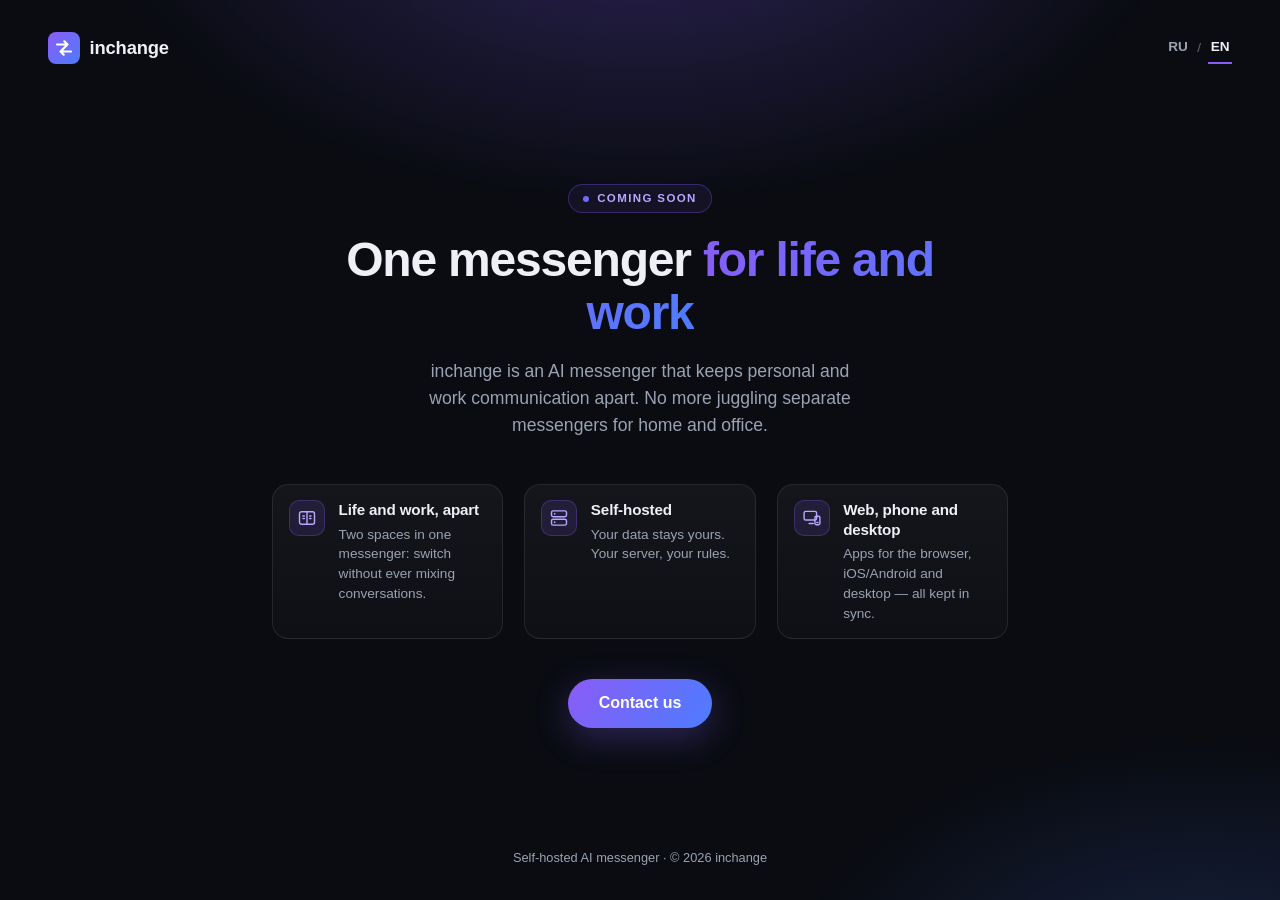
<file: index.html>
<!doctype html>
<html lang="ru">
  <head>
    <meta charset="utf-8" />
    <meta name="viewport" content="width=device-width, initial-scale=1" />
    <title>inchange — AI-мессенджер для жизни и работы</title>
    <meta
      name="description"
      content="inchange — AI-мессенджер, который разделяет личное и рабочее общение. Self-hosted. Web, телефон и компьютер. Скоро."
    />
    <link rel="canonical" href="https://message.inchange.dev/" />
    <meta name="robots" content="index, follow" />
    <link rel="icon" href="assets/img/favicon.svg" type="image/svg+xml" />
    <link rel="apple-touch-icon" href="assets/img/apple-touch-icon.png" />
    <meta property="og:type" content="website" />
    <meta property="og:site_name" content="inchange" />
    <meta property="og:url" content="https://message.inchange.dev/" />
    <meta
      property="og:title"
      content="inchange — AI-мессенджер для жизни и работы"
    />
    <meta
      property="og:description"
      content="Один мессенджер для жизни и работы. Self-hosted. Web, телефон и компьютер."
    />
    <meta
      property="og:image"
      content="https://message.inchange.dev/assets/img/og.png"
    />
    <meta property="og:image:width" content="1200" />
    <meta property="og:image:height" content="630" />
    <meta property="og:locale" content="ru_RU" />
    <meta property="og:locale:alternate" content="en_US" />
    <meta name="twitter:card" content="summary_large_image" />
    <meta name="theme-color" content="#0a0c12" />
    <link rel="stylesheet" href="assets/css/main.css" />
    <script src="assets/js/i18n.js" defer></script>
  </head>
  <body>
    <header class="top">
      <a class="brand" href="index.html" aria-label="inchange">
        <svg
          class="mark"
          viewBox="0 0 32 32"
          aria-hidden="true"
          focusable="false"
        >
          <defs>
            <linearGradient id="brand-g" x1="0" y1="0" x2="1" y2="1">
              <stop offset="0" stop-color="#8a5cf6" />
              <stop offset="1" stop-color="#4d7cff" />
            </linearGradient>
          </defs>
          <rect width="32" height="32" rx="8" fill="url(#brand-g)" />
          <path
            d="M9 12.5h10.5m0 0-3.2-3.2m3.2 3.2-3.2 3.2"
            fill="none"
            stroke="#fff"
            stroke-width="2.2"
            stroke-linecap="round"
            stroke-linejoin="round"
          />
          <path
            d="M23 19.5H12.5m0 0 3.2-3.2m-3.2 3.2 3.2 3.2"
            fill="none"
            stroke="#fff"
            stroke-width="2.2"
            stroke-linecap="round"
            stroke-linejoin="round"
          />
        </svg>
        <span class="brand-name">inchange</span>
      </a>
      <nav class="lang" aria-label="Language / Язык">
        <button
          type="button"
          class="lang-btn is-active"
          data-lang="ru"
          aria-pressed="true"
        >
          RU
        </button>
        <span class="lang-sep" aria-hidden="true">/</span>
        <button
          type="button"
          class="lang-btn"
          data-lang="en"
          aria-pressed="false"
        >
          EN
        </button>
      </nav>
    </header>

    <main id="main" class="hero">
      <p class="badge"><span data-i18n="badge">Скоро</span></p>
      <h1>
        <span data-i18n="h1a">Один мессенджер</span>
        <span class="grad" data-i18n="h1b">для жизни и работы</span>
      </h1>
      <p class="sub" data-i18n="sub">
        inchange — AI-мессенджер, который разделяет личное и рабочее общение.
        Никаких разных мессенджеров для дома и офиса.
      </p>

      <ul class="features">
        <li class="feature">
          <span class="ficon-tile">
            <svg
              class="ficon"
              viewBox="0 0 24 24"
              aria-hidden="true"
              focusable="false"
            >
              <rect
                x="3"
                y="4.5"
                width="18"
                height="15"
                rx="2.5"
                fill="none"
                stroke="currentColor"
                stroke-width="1.7"
              />
              <path d="M12 4.5v15" stroke="currentColor" stroke-width="1.7" />
              <path
                d="M7.2 9.5h1.6M7.2 12.5h1.6M15.2 9.5h1.6M15.2 12.5h1.6"
                stroke="currentColor"
                stroke-width="1.7"
                stroke-linecap="round"
              />
            </svg>
          </span>
          <div class="ftext">
            <h2 data-i18n="f1t">Жизнь и работа — раздельно</h2>
            <p data-i18n="f1d">
              Два пространства в одном мессенджере: переключайтесь, не смешивая
              общение.
            </p>
          </div>
        </li>
        <li class="feature">
          <span class="ficon-tile">
            <svg
              class="ficon"
              viewBox="0 0 24 24"
              aria-hidden="true"
              focusable="false"
            >
              <rect
                x="3"
                y="3.5"
                width="18"
                height="7"
                rx="2"
                fill="none"
                stroke="currentColor"
                stroke-width="1.7"
              />
              <rect
                x="3"
                y="13.5"
                width="18"
                height="7"
                rx="2"
                fill="none"
                stroke="currentColor"
                stroke-width="1.7"
              />
              <path
                d="M6.8 7h.01M6.8 17h.01"
                stroke="currentColor"
                stroke-width="2.2"
                stroke-linecap="round"
              />
            </svg>
          </span>
          <div class="ftext">
            <h2 data-i18n="f2t">Self-hosted</h2>
            <p data-i18n="f2d">
              Ваши данные остаются у вас. Свой сервер — свои правила.
            </p>
          </div>
        </li>
        <li class="feature">
          <span class="ficon-tile">
            <svg
              class="ficon"
              viewBox="0 0 24 24"
              aria-hidden="true"
              focusable="false"
            >
              <rect
                x="2.5"
                y="4"
                width="15"
                height="10.5"
                rx="2"
                fill="none"
                stroke="currentColor"
                stroke-width="1.7"
              />
              <path
                d="M8.5 18.5h5"
                stroke="currentColor"
                stroke-width="1.7"
                stroke-linecap="round"
              />
              <rect
                x="15.5"
                y="10"
                width="6"
                height="10"
                rx="1.6"
                fill="none"
                stroke="currentColor"
                stroke-width="1.7"
              />
              <path
                d="M17.8 17.4h1.4"
                stroke="currentColor"
                stroke-width="1.7"
                stroke-linecap="round"
              />
            </svg>
          </span>
          <div class="ftext">
            <h2 data-i18n="f3t">Web, телефон и компьютер</h2>
            <p data-i18n="f3d">
              Приложения для браузера, iOS/Android и десктопа — всё
              синхронизировано.
            </p>
          </div>
        </li>
      </ul>

      <p class="cta-wrap">
        <a class="cta" href="https://t.me/dauxdu/" data-i18n="cta"
          >Написать нам</a
        >
      </p>
    </main>

    <footer class="foot">
      <p>
        <span data-i18n="footerTag">Self-hosted AI-мессенджер</span
        >&nbsp;·&nbsp;© 2026 inchange
      </p>
    </footer>
  </body>
</html>
</file>
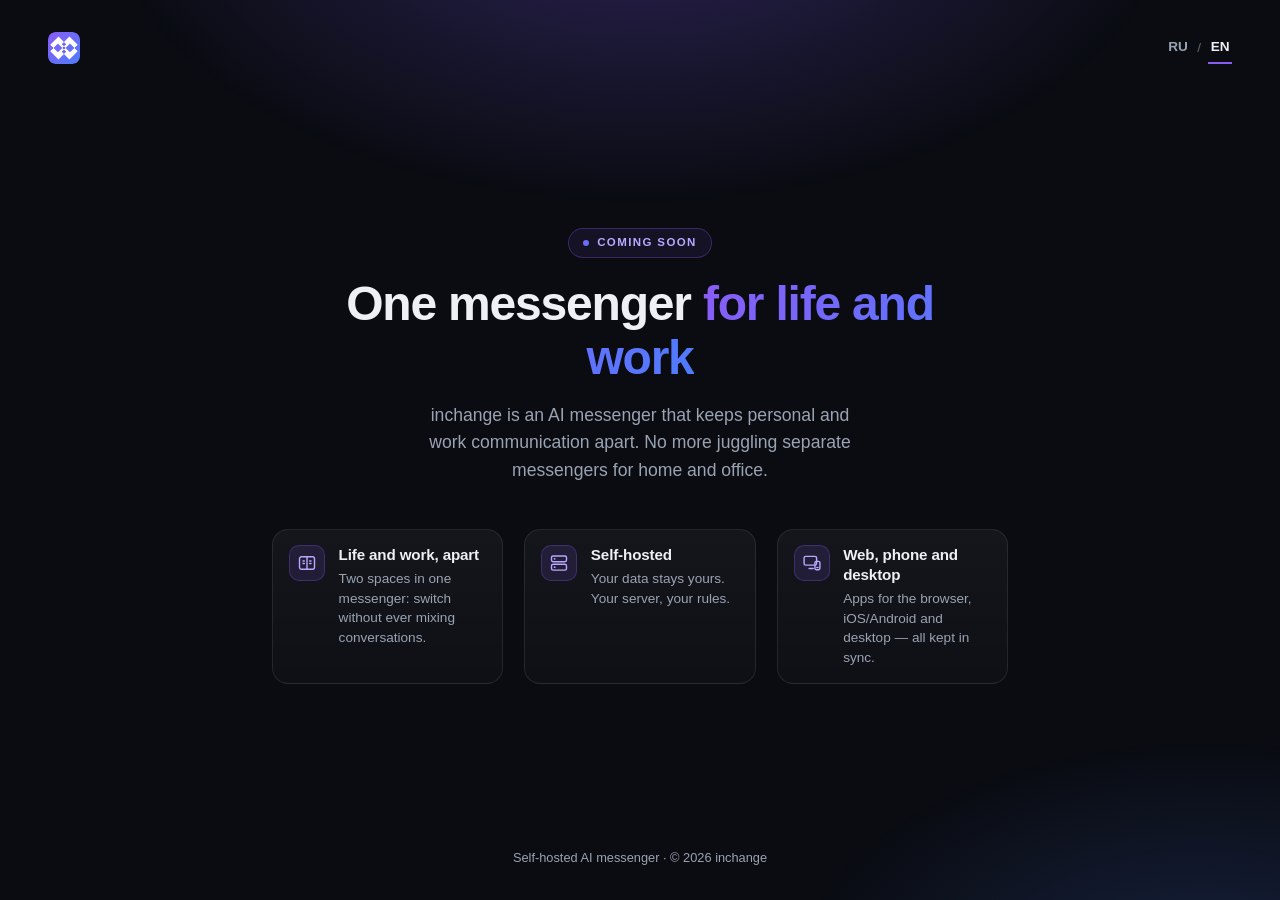
<file: site/index.html>
<!doctype html>
<html lang="ru">
  <head>
    <meta charset="utf-8" />
    <meta name="viewport" content="width=device-width, initial-scale=1" />
    <title>inchange — AI-мессенджер для жизни и работы</title>
    <meta
      name="description"
      content="inchange — AI-мессенджер, который разделяет личное и рабочее общение. Self-hosted. Web, телефон и компьютер. Скоро."
    />
    <link rel="canonical" href="/" />
    <meta name="robots" content="index, follow" />
    <link rel="icon" href="assets/img/favicon.svg" type="image/svg+xml" />
    <link rel="apple-touch-icon" href="assets/img/apple-touch-icon.png" />
    <meta property="og:type" content="website" />
    <meta property="og:site_name" content="inchange" />
    <meta property="og:url" content="/" />
    <meta
      property="og:title"
      content="inchange — AI-мессенджер для жизни и работы"
    />
    <meta
      property="og:description"
      content="Один мессенджер для жизни и работы. Self-hosted. Web, телефон и компьютер."
    />
    <meta property="og:image" content="assets/img/og.png" />
    <meta property="og:image:width" content="1200" />
    <meta property="og:image:height" content="630" />
    <meta property="og:locale" content="ru_RU" />
    <meta property="og:locale:alternate" content="en_US" />
    <meta name="twitter:card" content="summary_large_image" />
    <meta name="theme-color" content="#0a0c12" />
    <link rel="stylesheet" href="assets/css/main.css" />
    <script src="assets/js/i18n.js" defer></script>
  </head>
  <body>
    <header class="top">
      <a class="brand" href="index.html" aria-label="На главную">
        <img
          class="mark"
          src="assets/img/logo.svg"
          alt=""
          width="32"
          height="32"
        />
        <span class="brand-name" data-i18n="siteName">inchange</span>
      </a>
      <nav class="lang" aria-label="Language / Язык">
        <button
          type="button"
          class="lang-btn is-active"
          data-lang="ru"
          aria-pressed="true"
        >
          RU
        </button>
        <span class="lang-sep" aria-hidden="true">/</span>
        <button
          type="button"
          class="lang-btn"
          data-lang="en"
          aria-pressed="false"
        >
          EN
        </button>
      </nav>
    </header>

    <main id="main" class="hero">
      <p class="badge"><span data-i18n="badge">Скоро</span></p>
      <h1>
        <span data-i18n="h1a">Один мессенджер</span>
        <span class="grad" data-i18n="h1b">для жизни и работы</span>
      </h1>
      <p class="sub" data-i18n="sub">
        inchange — AI-мессенджер, который разделяет личное и рабочее общение.
        Никаких разных мессенджеров для дома и офиса.
      </p>

      <ul class="features">
        <li class="feature">
          <span class="ficon-tile">
            <img
              class="ficon"
              src="assets/img/icon-screens.svg"
              alt=""
              width="20"
              height="20"
            />
          </span>
          <div class="ftext">
            <h2 data-i18n="f1t">Жизнь и работа — раздельно</h2>
            <p data-i18n="f1d">
              Два пространства в одном мессенджере: переключайтесь, не смешивая
              общение.
            </p>
          </div>
        </li>
        <li class="feature">
          <span class="ficon-tile">
            <img
              class="ficon"
              src="assets/img/icon-servers.svg"
              alt=""
              width="20"
              height="20"
            />
          </span>
          <div class="ftext">
            <h2 data-i18n="f2t">Self-hosted</h2>
            <p data-i18n="f2d">
              Ваши данные остаются у вас. Свой сервер — свои правила.
            </p>
          </div>
        </li>
        <li class="feature">
          <span class="ficon-tile">
            <img
              class="ficon"
              src="assets/img/icon-devices.svg"
              alt=""
              width="20"
              height="20"
            />
          </span>
          <div class="ftext">
            <h2 data-i18n="f3t">Web, телефон и компьютер</h2>
            <p data-i18n="f3d">
              Приложения для браузера, iOS/Android и десктопа — всё
              синхронизировано.
            </p>
          </div>
        </li>
      </ul>
    </main>

    <footer class="foot">
      <p>
        <span data-i18n="footerTag">Self-hosted AI-мессенджер</span
        >&nbsp;·&nbsp;© 2026 inchange
      </p>
    </footer>
  </body>
</html>
</file>
<file: assets/css/main.css>
/* inchange placeholder site — dark premium, single screen, no frameworks, no external requests */

:root {
  --bg: #0a0c12;
  --fg: #eef0f6;
  --muted: #9aa3b2;
  --card-top: rgba(255, 255, 255, 0.045);
  --card-bot: rgba(255, 255, 255, 0.02);
  --line: rgba(255, 255, 255, 0.09);
  --accent-1: #8a5cf6;
  --accent-2: #4d7cff;
  --accent-soft: #b9a8ff;
  --accent-line: rgba(138, 92, 246, 0.32);
  --glow-1: rgba(124, 92, 246, 0.30);
  --glow-2: rgba(77, 124, 255, 0.20);
  --shadow: 0 10px 34px rgba(124, 92, 246, 0.30);
}

* { box-sizing: border-box; }

html { -webkit-text-size-adjust: 100%; }

body {
  margin: 0;
  min-height: 100vh;
  min-height: 100svh;
  display: flex;
  flex-direction: column;
  padding: clamp(0.9rem, 2.5vw, 2rem) clamp(1rem, 4vw, 3rem);
  background: var(--bg);
  color: var(--fg);
  font-family: -apple-system, BlinkMacSystemFont, "Segoe UI", Roboto,
    "Helvetica Neue", Arial, "Noto Sans", sans-serif;
  line-height: 1.55;
  -webkit-font-smoothing: antialiased;
}

/* Ambient glow behind hero (no images, pure CSS) */

body::before {
  content: "";
  position: fixed;
  inset: 0;
  z-index: -1;
  pointer-events: none;
  background:
    radial-gradient(52rem 30rem at 50% -12%, var(--glow-1), transparent 65%),
    radial-gradient(40rem 24rem at 94% 110%, var(--glow-2), transparent 65%);
}

/* Header */

.top {
  display: flex;
  align-items: center;
  justify-content: space-between;
  gap: 1rem;
}

.brand {
  display: inline-flex;
  align-items: center;
  gap: 0.6rem;
  color: inherit;
  text-decoration: none;
}

.mark {
  width: clamp(26px, 3vw, 32px);
  height: auto;
  display: block;
}

.brand-name {
  font-size: 1.15rem;
  font-weight: 700;
  letter-spacing: -0.01em;
}

.lang {
  display: flex;
  align-items: center;
  gap: 0.45rem;
  font-size: 0.85rem;
}

.lang-btn {
  appearance: none;
  border: 0;
  background: none;
  padding: 0.25rem 0.15rem;
  font: inherit;
  font-weight: 600;
  color: var(--muted);
  cursor: pointer;
  border-bottom: 2px solid transparent;
}

.lang-btn.is-active {
  color: var(--fg);
  border-bottom-color: var(--accent-1);
}

.lang-btn:focus-visible { outline: 2px solid var(--accent-1); outline-offset: 2px; }

.lang-sep { color: var(--muted); opacity: 0.6; }

/* Hero */

.hero {
  flex: 1;
  display: flex;
  flex-direction: column;
  align-items: center;
  justify-content: center;
  text-align: center;
  max-width: 46rem;
  margin: 0 auto;
  padding: clamp(1rem, 4vh, 3rem) 0;
}

.badge {
  margin: 0 0 1.2rem;
  display: inline-flex;
  align-items: center;
  gap: 0.5rem;
  padding: 0.3rem 0.9rem;
  border: 1px solid var(--accent-line);
  border-radius: 999px;
  background: rgba(138, 92, 246, 0.08);
  color: var(--accent-soft);
  font-size: 0.72rem;
  font-weight: 650;
  letter-spacing: 0.12em;
  text-transform: uppercase;
}

.badge::before {
  content: "";
  width: 6px;
  height: 6px;
  border-radius: 50%;
  background: linear-gradient(120deg, var(--accent-1), var(--accent-2));
}

h1 {
  margin: 0;
  font-size: clamp(1.7rem, 4.4vw, 3rem);
  line-height: 1.12;
  letter-spacing: -0.025em;
  max-width: 24ch;
  font-weight: 700;
}

.grad {
  background: linear-gradient(120deg, var(--accent-1), var(--accent-2));
  -webkit-background-clip: text;
  background-clip: text;
  color: transparent;
}

.sub {
  margin: 1.1rem auto 0;
  max-width: 46ch;
  color: var(--muted);
  font-size: clamp(0.95rem, 1.6vw, 1.1rem);
}

/* Features */

.features {
  list-style: none;
  display: flex;
  flex-wrap: wrap;
  justify-content: center;
  gap: clamp(0.6rem, 2vw, 1.3rem);
  margin: clamp(1.6rem, 5vh, 2.8rem) 0 0;
  padding: 0;
  width: 100%;
}

.feature {
  flex: 1 1 14rem;
  max-width: 19rem;
  display: flex;
  align-items: flex-start;
  gap: 0.85rem;
  text-align: left;
  padding: 0.95rem 1rem;
  border: 1px solid var(--line);
  border-radius: 16px;
  background: linear-gradient(180deg, var(--card-top), var(--card-bot));
}

.ficon-tile {
  flex: none;
  width: 36px;
  height: 36px;
  border-radius: 10px;
  display: flex;
  align-items: center;
  justify-content: center;
  background: rgba(138, 92, 246, 0.13);
  border: 1px solid rgba(138, 92, 246, 0.28);
}

.ficon {
  width: 20px;
  height: 20px;
  color: var(--accent-soft);
}

.ftext h2 {
  margin: 0;
  font-size: 0.95rem;
  line-height: 1.3;
  letter-spacing: -0.01em;
}

.ftext p {
  margin: 0.28rem 0 0;
  color: var(--muted);
  font-size: 0.85rem;
  line-height: 1.45;
}

/* CTA */

.cta-wrap { margin: clamp(1.5rem, 4.5vh, 2.5rem) 0 0; }

.cta {
  display: inline-block;
  padding: 0.75rem 1.9rem;
  border-radius: 999px;
  background: linear-gradient(120deg, var(--accent-1), var(--accent-2));
  color: #ffffff;
  font-weight: 650;
  font-size: 1rem;
  text-decoration: none;
  box-shadow: var(--shadow);
}

.cta:hover { filter: brightness(1.08); }
.cta:focus-visible { outline: 2px solid var(--accent-2); outline-offset: 3px; }

/* Footer */

.foot {
  display: flex;
  justify-content: center;
  color: var(--muted);
  font-size: 0.8rem;
}

.foot p { margin: 0; }

/* 404 */

.hero-404 .code404 {
  margin: 0;
  font-size: clamp(3.4rem, 10vw, 5.5rem);
  font-weight: 800;
  line-height: 1;
  letter-spacing: -0.03em;
  background: linear-gradient(120deg, var(--accent-1), var(--accent-2));
  -webkit-background-clip: text;
  background-clip: text;
  color: transparent;
}

/* Compact heights: keep everything on one screen */

@media (max-height: 640px) {
  .feature { padding: 0.6rem 0.8rem; }
  .ftext p { display: none; }
  .badge { margin-bottom: 0.7rem; }
  .hero { padding: 0.6rem 0; }
}

@media (max-height: 480px) {
  .badge, .sub, .foot { display: none; }
  h1 { font-size: clamp(1.2rem, 3.4vw, 1.7rem); }
  .features { margin-top: 0.7rem; gap: 0.4rem; }
  .feature { padding: 0.4rem 0.6rem; gap: 0.55rem; }
  .ficon-tile { width: 26px; height: 26px; border-radius: 7px; }
  .ficon { width: 15px; height: 15px; }
  .ftext h2 { font-size: 0.82rem; }
  .cta-wrap { margin: 0.7rem 0 0; }
  .cta { padding: 0.5rem 1.4rem; font-size: 0.9rem; }
}

@media (max-width: 480px) {
  .feature {
    flex-basis: 100%;
    max-width: 26rem;
    flex-direction: row;
    align-items: center;
    padding: 0.5rem 0.75rem;
  }
  .ftext p { display: none; }
  .ficon-tile { width: 30px; height: 30px; border-radius: 8px; }
  .ficon { width: 17px; height: 17px; }
  .ftext h2 { font-size: 0.9rem; }
  h1 { font-size: clamp(1.5rem, 6.5vw, 1.9rem); }
  .sub { margin-top: 0.8rem; font-size: 0.9rem; }
  .badge { margin-bottom: 0.7rem; }
  .features { margin-top: 1rem; gap: 0.45rem; }
  .cta-wrap { margin: 1.1rem 0 0; }
  .cta { display: block; }
}
</file>
<file: site/assets/css/main.css>
:root {
  --bg: #0a0c12;
  --fg: #eef0f6;
  --muted: #9aa3b2;
  --card-top: rgba(255, 255, 255, 0.045);
  --card-bot: rgba(255, 255, 255, 0.02);
  --line: rgba(255, 255, 255, 0.09);
  --accent-1: #8a5cf6;
  --accent-2: #4d7cff;
  --accent-soft: #b9a8ff;
  --accent-line: rgba(138, 92, 246, 0.32);
  --glow-1: rgba(124, 92, 246, 0.3);
  --glow-2: rgba(77, 124, 255, 0.2);
  --shadow: 0 10px 34px rgba(124, 92, 246, 0.3);
}

* {
  box-sizing: border-box;
}

html {
  -webkit-text-size-adjust: 100%;
}

body {
  margin: 0;
  min-height: 100vh;
  min-height: 100svh;
  display: flex;
  flex-direction: column;
  padding: clamp(0.9rem, 2.5vw, 2rem) clamp(1rem, 4vw, 3rem);
  background: var(--bg);
  color: var(--fg);
  font-family:
    -apple-system, BlinkMacSystemFont, "Segoe UI", Roboto, "Helvetica Neue",
    Arial, "Noto Sans", sans-serif;
  line-height: 1.55;
  -webkit-font-smoothing: antialiased;
}

body::before {
  content: "";
  position: fixed;
  inset: 0;
  z-index: -1;
  pointer-events: none;
  background:
    radial-gradient(52rem 30rem at 50% -12%, var(--glow-1), transparent 65%),
    radial-gradient(40rem 24rem at 94% 110%, var(--glow-2), transparent 65%);
}

/* Header */

.top {
  display: flex;
  align-items: center;
  justify-content: space-between;
  gap: 1rem;
}

.brand {
  display: inline-flex;
  align-items: center;
  gap: 0.6rem;
  color: inherit;
  text-decoration: none;
}

.mark {
  width: clamp(26px, 3vw, 32px);
  height: auto;
  display: block;
}

.brand-name {
  font-size: 1.15rem;
  font-weight: 700;
  letter-spacing: -0.01em;
}

.lang {
  display: flex;
  align-items: center;
  gap: 0.45rem;
  font-size: 0.85rem;
}

.lang-btn {
  appearance: none;
  border: 0;
  background: none;
  padding: 0.25rem 0.15rem;
  font: inherit;
  font-weight: 600;
  color: var(--muted);
  cursor: pointer;
  border-bottom: 2px solid transparent;
}

.lang-btn.is-active {
  color: var(--fg);
  border-bottom-color: var(--accent-1);
}

.lang-btn:focus-visible {
  outline: 2px solid var(--accent-1);
  outline-offset: 2px;
}

.lang-sep {
  color: var(--muted);
  opacity: 0.6;
}

/* Hero */

.hero {
  flex: 1;
  display: flex;
  flex-direction: column;
  align-items: center;
  justify-content: center;
  text-align: center;
  max-width: 46rem;
  margin: 0 auto;
  padding: clamp(1rem, 4vh, 3rem) 0;
}

.badge {
  margin: 0 0 1.2rem;
  display: inline-flex;
  align-items: center;
  gap: 0.5rem;
  padding: 0.3rem 0.9rem;
  border: 1px solid var(--accent-line);
  border-radius: 999px;
  background: rgba(138, 92, 246, 0.08);
  color: var(--accent-soft);
  font-size: 0.72rem;
  font-weight: 650;
  letter-spacing: 0.12em;
  text-transform: uppercase;
}

.badge::before {
  content: "";
  width: 6px;
  height: 6px;
  border-radius: 50%;
  background: linear-gradient(120deg, var(--accent-1), var(--accent-2));
}

h1 {
  margin: 0;
  font-size: clamp(1.7rem, 4.4vw, 3rem);
  line-height: 1.12;
  letter-spacing: -0.025em;
  max-width: 24ch;
  font-weight: 700;
}

.grad {
  background: linear-gradient(120deg, var(--accent-1), var(--accent-2));
  -webkit-background-clip: text;
  background-clip: text;
  color: transparent;
}

.sub {
  margin: 1.1rem auto 0;
  max-width: 46ch;
  color: var(--muted);
  font-size: clamp(0.95rem, 1.6vw, 1.1rem);
}

/* Features */

.features {
  list-style: none;
  display: flex;
  flex-wrap: wrap;
  justify-content: center;
  gap: clamp(0.6rem, 2vw, 1.3rem);
  margin: clamp(1.6rem, 5vh, 2.8rem) 0 0;
  padding: 0;
  width: 100%;
}

.feature {
  flex: 1 1 14rem;
  max-width: 19rem;
  display: flex;
  align-items: flex-start;
  gap: 0.85rem;
  text-align: left;
  padding: 0.95rem 1rem;
  border: 1px solid var(--line);
  border-radius: 16px;
  background: linear-gradient(180deg, var(--card-top), var(--card-bot));
}

.ficon-tile {
  flex: none;
  width: 36px;
  height: 36px;
  border-radius: 10px;
  display: flex;
  align-items: center;
  justify-content: center;
  background: rgba(138, 92, 246, 0.13);
  border: 1px solid rgba(138, 92, 246, 0.28);
}

.ficon {
  width: 20px;
  height: 20px;
  color: var(--accent-soft);
}

.ftext h2 {
  margin: 0;
  font-size: 0.95rem;
  line-height: 1.3;
  letter-spacing: -0.01em;
}

.ftext p {
  margin: 0.28rem 0 0;
  color: var(--muted);
  font-size: 0.85rem;
  line-height: 1.45;
}

/* Footer */

.foot {
  display: flex;
  justify-content: center;
  color: var(--muted);
  font-size: 0.8rem;
}

.foot p {
  margin: 0;
}

/* 404 */

.hero-404 .code404 {
  margin: 0;
  font-size: clamp(3.4rem, 10vw, 5.5rem);
  font-weight: 800;
  line-height: 1;
  letter-spacing: -0.03em;
  background: linear-gradient(120deg, var(--accent-1), var(--accent-2));
  -webkit-background-clip: text;
  background-clip: text;
  color: transparent;
}

@media (max-height: 640px) {
  .feature {
    padding: 0.6rem 0.8rem;
  }
  .ftext p {
    display: none;
  }
  .badge {
    margin-bottom: 0.7rem;
  }
  .hero {
    padding: 0.6rem 0;
  }
}

@media (max-height: 480px) {
  .badge,
  .sub,
  .foot {
    display: none;
  }
  h1 {
    font-size: clamp(1.2rem, 3.4vw, 1.7rem);
  }
  .features {
    margin-top: 0.7rem;
    gap: 0.4rem;
  }
  .feature {
    padding: 0.4rem 0.6rem;
    gap: 0.55rem;
  }
  .ficon-tile {
    width: 26px;
    height: 26px;
    border-radius: 7px;
  }
  .ficon {
    width: 15px;
    height: 15px;
  }
  .ftext h2 {
    font-size: 0.82rem;
  }
}

@media (max-width: 480px) {
  .feature {
    flex-basis: 100%;
    max-width: 26rem;
    flex-direction: row;
    align-items: center;
    padding: 0.5rem 0.75rem;
  }
  .ftext p {
    display: none;
  }
  .ficon-tile {
    width: 30px;
    height: 30px;
    border-radius: 8px;
  }
  .ficon {
    width: 17px;
    height: 17px;
  }
  .ftext h2 {
    font-size: 0.9rem;
  }
  h1 {
    font-size: clamp(1.5rem, 6.5vw, 1.9rem);
  }
  .sub {
    margin-top: 0.8rem;
    font-size: 0.9rem;
  }
  .badge {
    margin-bottom: 0.7rem;
  }
  .features {
    margin-top: 1rem;
    gap: 0.45rem;
  }
}
</file>
